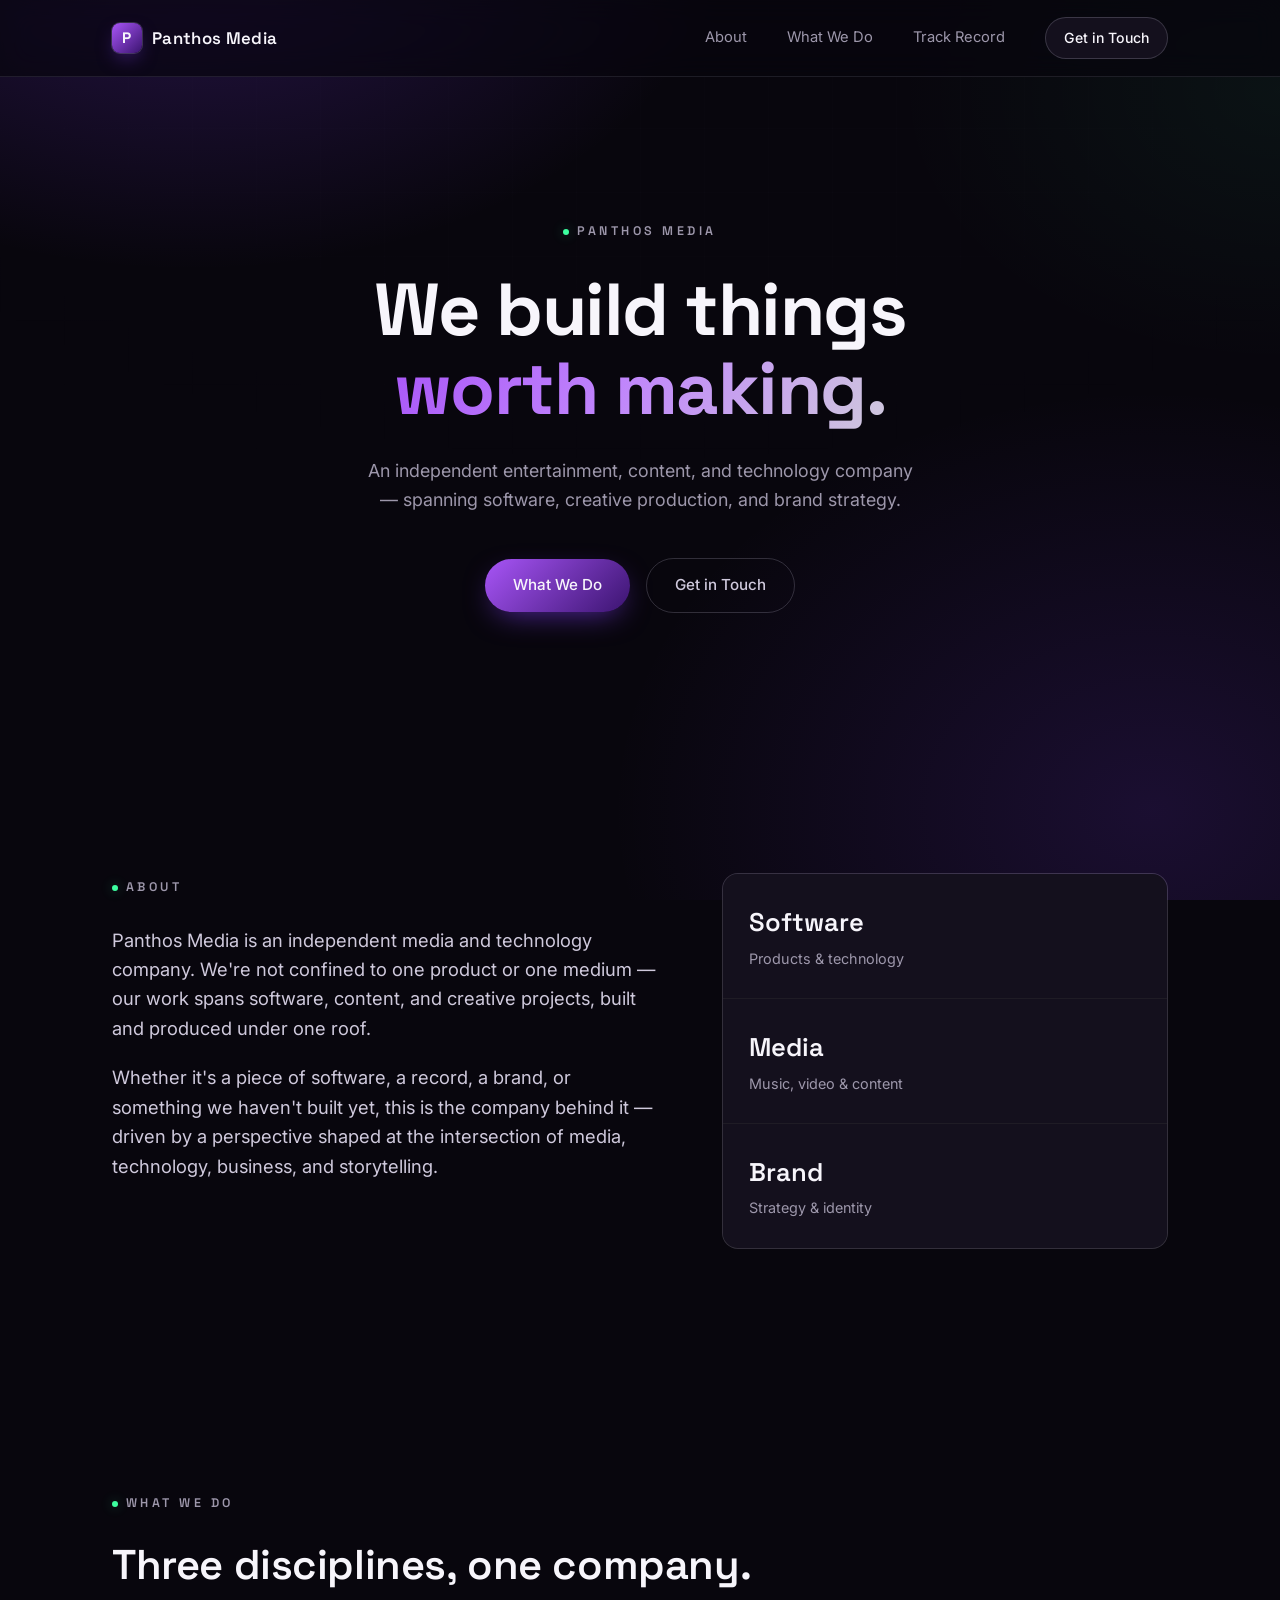
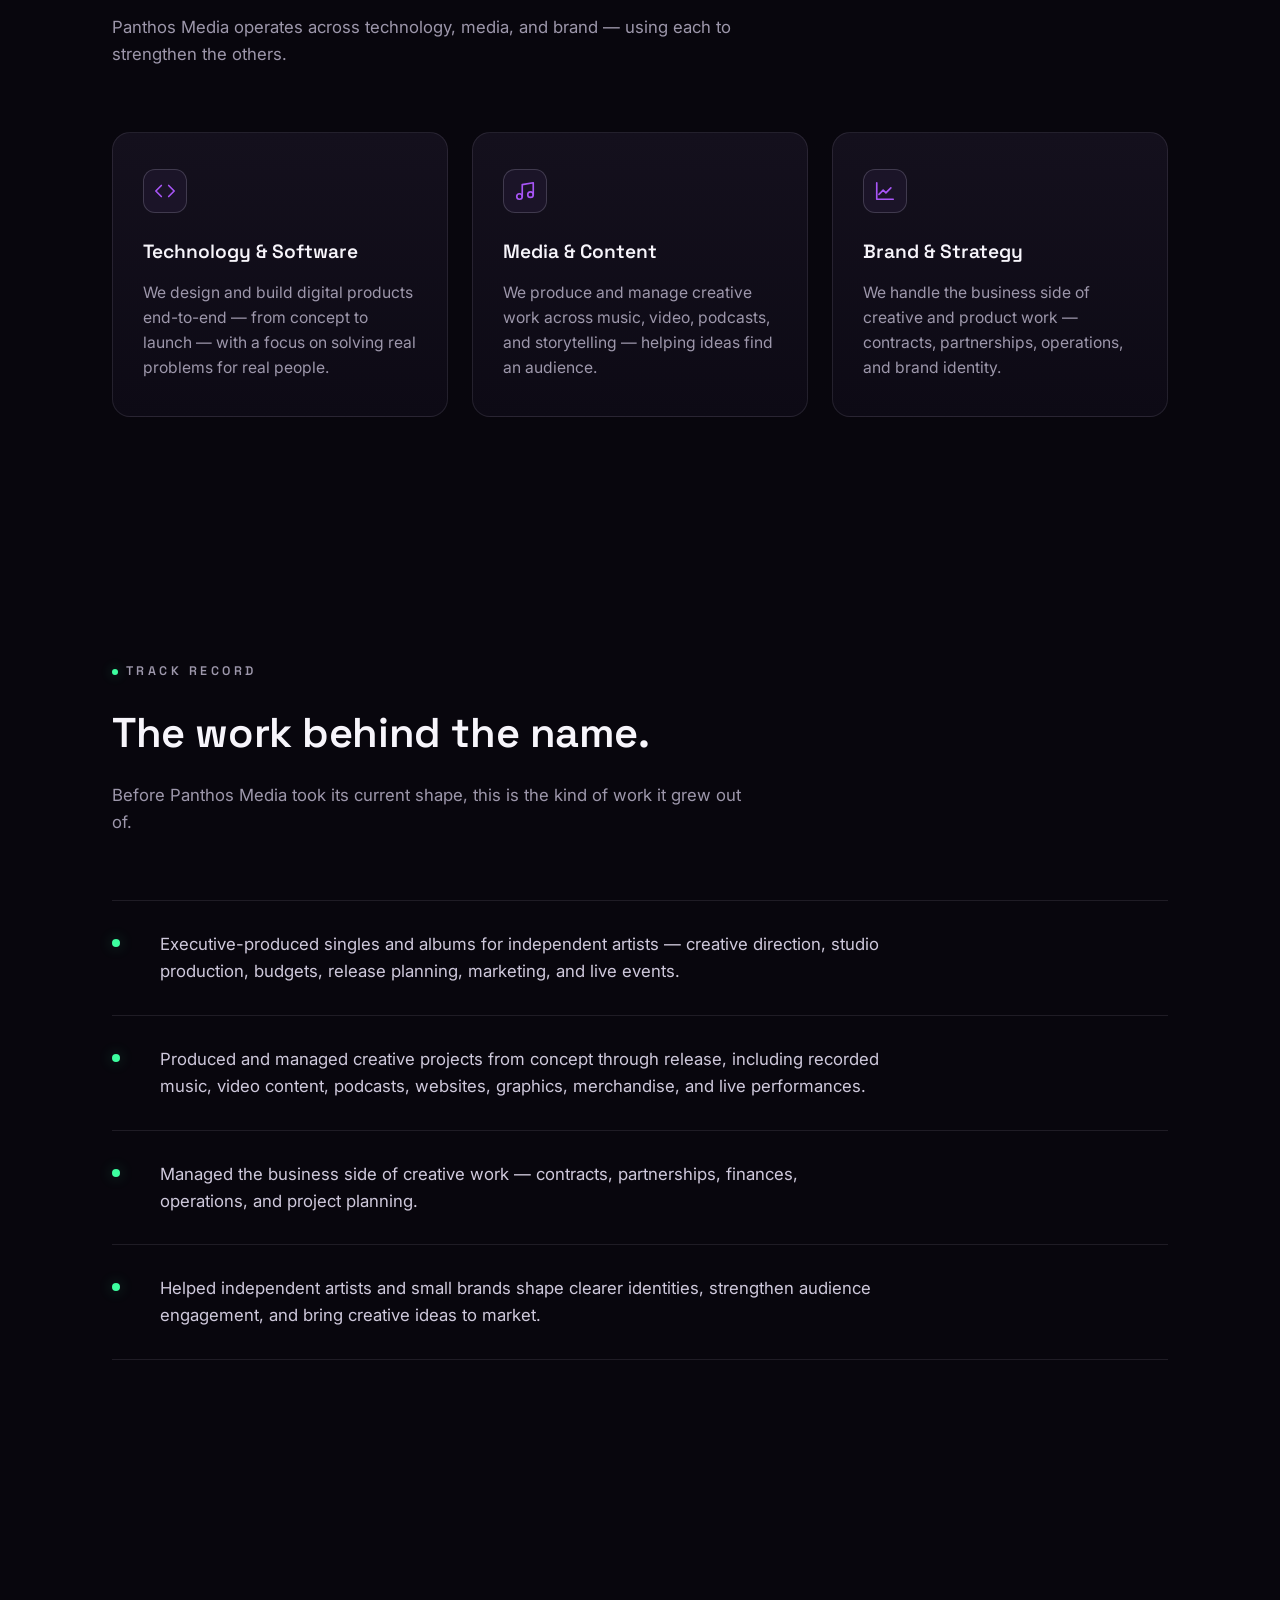
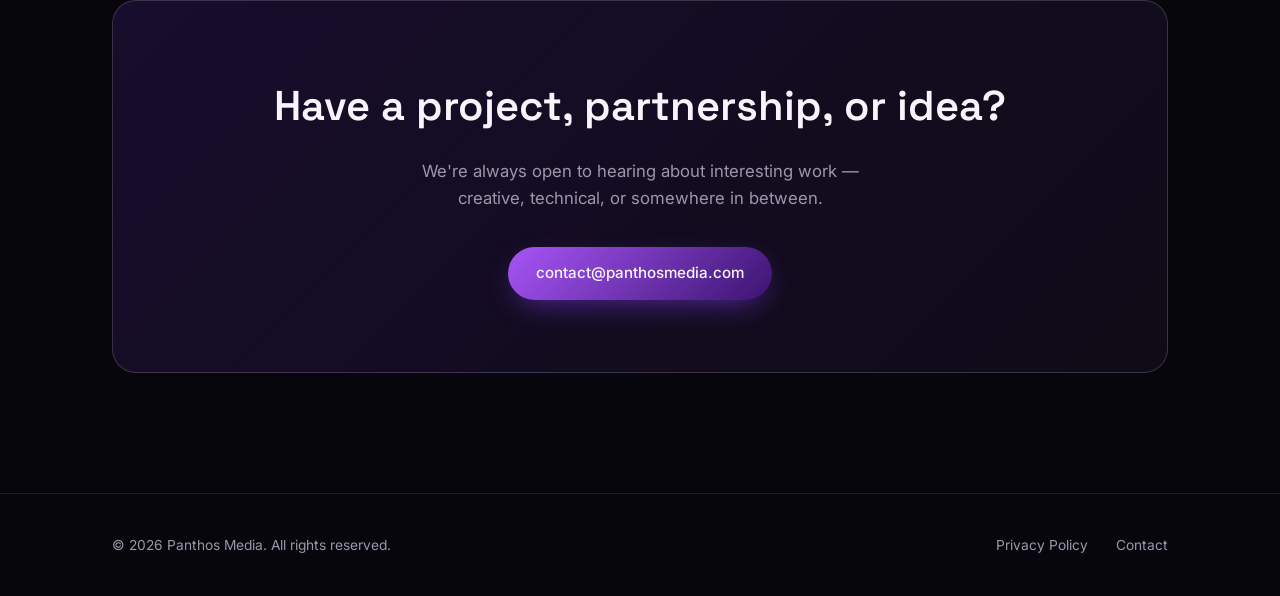
<file: index.html>
<!DOCTYPE html>
<html lang="en">
<head>
<meta charset="UTF-8">
<meta name="viewport" content="width=device-width, initial-scale=1.0">
<title>Panthos Media — Entertainment, Content &amp; Technology</title>
<meta name="description" content="Panthos Media is an independent entertainment, content, and technology company — spanning software, creative production, and brand strategy.">

<link rel="icon" href="data:image/svg+xml,%3Csvg xmlns='http://www.w3.org/2000/svg' viewBox='0 0 64 64'%3E%3Crect width='64' height='64' rx='16' fill='%237c3aed'/%3E%3Ctext x='32' y='42' font-family='Arial, sans-serif' font-size='30' font-weight='700' fill='white' text-anchor='middle'%3EP%3C/text%3E%3C/svg%3E">

<link rel="preconnect" href="https://fonts.googleapis.com">
<link rel="preconnect" href="https://fonts.gstatic.com" crossorigin>
<link href="https://fonts.googleapis.com/css2?family=Inter:wght@400;500;600&family=Space+Grotesk:wght@500;600;700&display=swap" rel="stylesheet">

<link rel="stylesheet" href="style.css">
</head>
<body>

<nav class="nav">
  <div class="container">
    <a href="#" class="brand">
      <span class="brand-mark">P</span>
      Panthos Media
    </a>
    <div class="nav-links" id="navLinks">
      <a href="#about">About</a>
      <a href="#work">What We Do</a>
      <a href="#track-record">Track Record</a>
      <a href="#contact" class="nav-cta">Get in Touch</a>
    </div>
    <button class="nav-toggle" id="navToggle" aria-label="Toggle menu">
      <span></span><span></span><span></span>
    </button>
  </div>
</nav>

<header class="hero">
  <div class="container">
    <div class="eyebrow">Panthos Media</div>
    <h1>We build things<br><span class="grad">worth making.</span></h1>
    <p class="lead">An independent entertainment, content, and technology company — spanning software, creative production, and brand strategy.</p>
    <div class="hero-ctas">
      <a href="#work" class="btn btn-primary">What We Do</a>
      <a href="#contact" class="btn btn-ghost">Get in Touch</a>
    </div>
  </div>
</header>

<section id="about">
  <div class="container about-grid">
    <div class="about-copy">
      <div class="eyebrow">About</div>
      <p>Panthos Media is an independent media and technology company. We're not confined to one product or one medium — our work spans software, content, and creative projects, built and produced under one roof.</p>
      <p>Whether it's a piece of software, a record, a brand, or something we haven't built yet, this is the company behind it — driven by a perspective shaped at the intersection of media, technology, business, and storytelling.</p>
    </div>
    <div class="about-stats">
      <div class="about-stat">
        <div class="num">Software</div>
        <div class="label">Products &amp; technology</div>
      </div>
      <div class="about-stat">
        <div class="num">Media</div>
        <div class="label">Music, video &amp; content</div>
      </div>
      <div class="about-stat">
        <div class="num">Brand</div>
        <div class="label">Strategy &amp; identity</div>
      </div>
    </div>
  </div>
</section>

<section id="work">
  <div class="container">
    <div class="section-head">
      <div class="eyebrow">What We Do</div>
      <h2>Three disciplines, one company.</h2>
      <p>Panthos Media operates across technology, media, and brand — using each to strengthen the others.</p>
    </div>
    <div class="cards">
      <div class="card">
        <div class="card-icon">
          <svg width="22" height="22" viewBox="0 0 24 24" fill="none" stroke="currentColor" stroke-width="1.8" stroke-linecap="round" stroke-linejoin="round"><polyline points="16 18 22 12 16 6"></polyline><polyline points="8 6 2 12 8 18"></polyline></svg>
        </div>
        <h3>Technology &amp; Software</h3>
        <p>We design and build digital products end-to-end — from concept to launch — with a focus on solving real problems for real people.</p>
      </div>
      <div class="card">
        <div class="card-icon">
          <svg width="22" height="22" viewBox="0 0 24 24" fill="none" stroke="currentColor" stroke-width="1.8" stroke-linecap="round" stroke-linejoin="round"><path d="M9 18V5l12-2v13"></path><circle cx="6" cy="18" r="3"></circle><circle cx="18" cy="16" r="3"></circle></svg>
        </div>
        <h3>Media &amp; Content</h3>
        <p>We produce and manage creative work across music, video, podcasts, and storytelling — helping ideas find an audience.</p>
      </div>
      <div class="card">
        <div class="card-icon">
          <svg width="22" height="22" viewBox="0 0 24 24" fill="none" stroke="currentColor" stroke-width="1.8" stroke-linecap="round" stroke-linejoin="round"><path d="M3 3v18h18"></path><path d="M18.4 8.6 13 14l-3-3-4.6 4.6"></path></svg>
        </div>
        <h3>Brand &amp; Strategy</h3>
        <p>We handle the business side of creative and product work — contracts, partnerships, operations, and brand identity.</p>
      </div>
    </div>
  </div>
</section>

<section id="track-record">
  <div class="container">
    <div class="section-head">
      <div class="eyebrow">Track Record</div>
      <h2>The work behind the name.</h2>
      <p>Before Panthos Media took its current shape, this is the kind of work it grew out of.</p>
    </div>
    <div class="track-list">
      <div class="track-item">
        <div class="dot"></div>
        <p>Executive-produced singles and albums for independent artists — creative direction, studio production, budgets, release planning, marketing, and live events.</p>
      </div>
      <div class="track-item">
        <div class="dot"></div>
        <p>Produced and managed creative projects from concept through release, including recorded music, video content, podcasts, websites, graphics, merchandise, and live performances.</p>
      </div>
      <div class="track-item">
        <div class="dot"></div>
        <p>Managed the business side of creative work — contracts, partnerships, finances, operations, and project planning.</p>
      </div>
      <div class="track-item">
        <div class="dot"></div>
        <p>Helped independent artists and small brands shape clearer identities, strengthen audience engagement, and bring creative ideas to market.</p>
      </div>
    </div>
  </div>
</section>

<section id="contact">
  <div class="container">
    <div class="contact-panel">
      <h2>Have a project, partnership, or idea?</h2>
      <p>We're always open to hearing about interesting work — creative, technical, or somewhere in between.</p>
      <a href="mailto:contact@panthosmedia.com" class="btn btn-primary">contact@panthosmedia.com</a>
    </div>
  </div>
</section>

<footer>
  <div class="container">
    <div>&copy; 2026 Panthos Media. All rights reserved.</div>
    <div class="footer-links">
      <a href="privacy.html">Privacy Policy</a>
      <a href="mailto:contact@panthosmedia.com">Contact</a>
    </div>
  </div>
</footer>

<script>
  const navToggle = document.getElementById('navToggle');
  const navLinks = document.getElementById('navLinks');
  navToggle.addEventListener('click', () => {
    navLinks.classList.toggle('open');
  });
  navLinks.querySelectorAll('a').forEach(link => {
    link.addEventListener('click', () => navLinks.classList.remove('open'));
  });
</script>

</body>
</html>
</file>
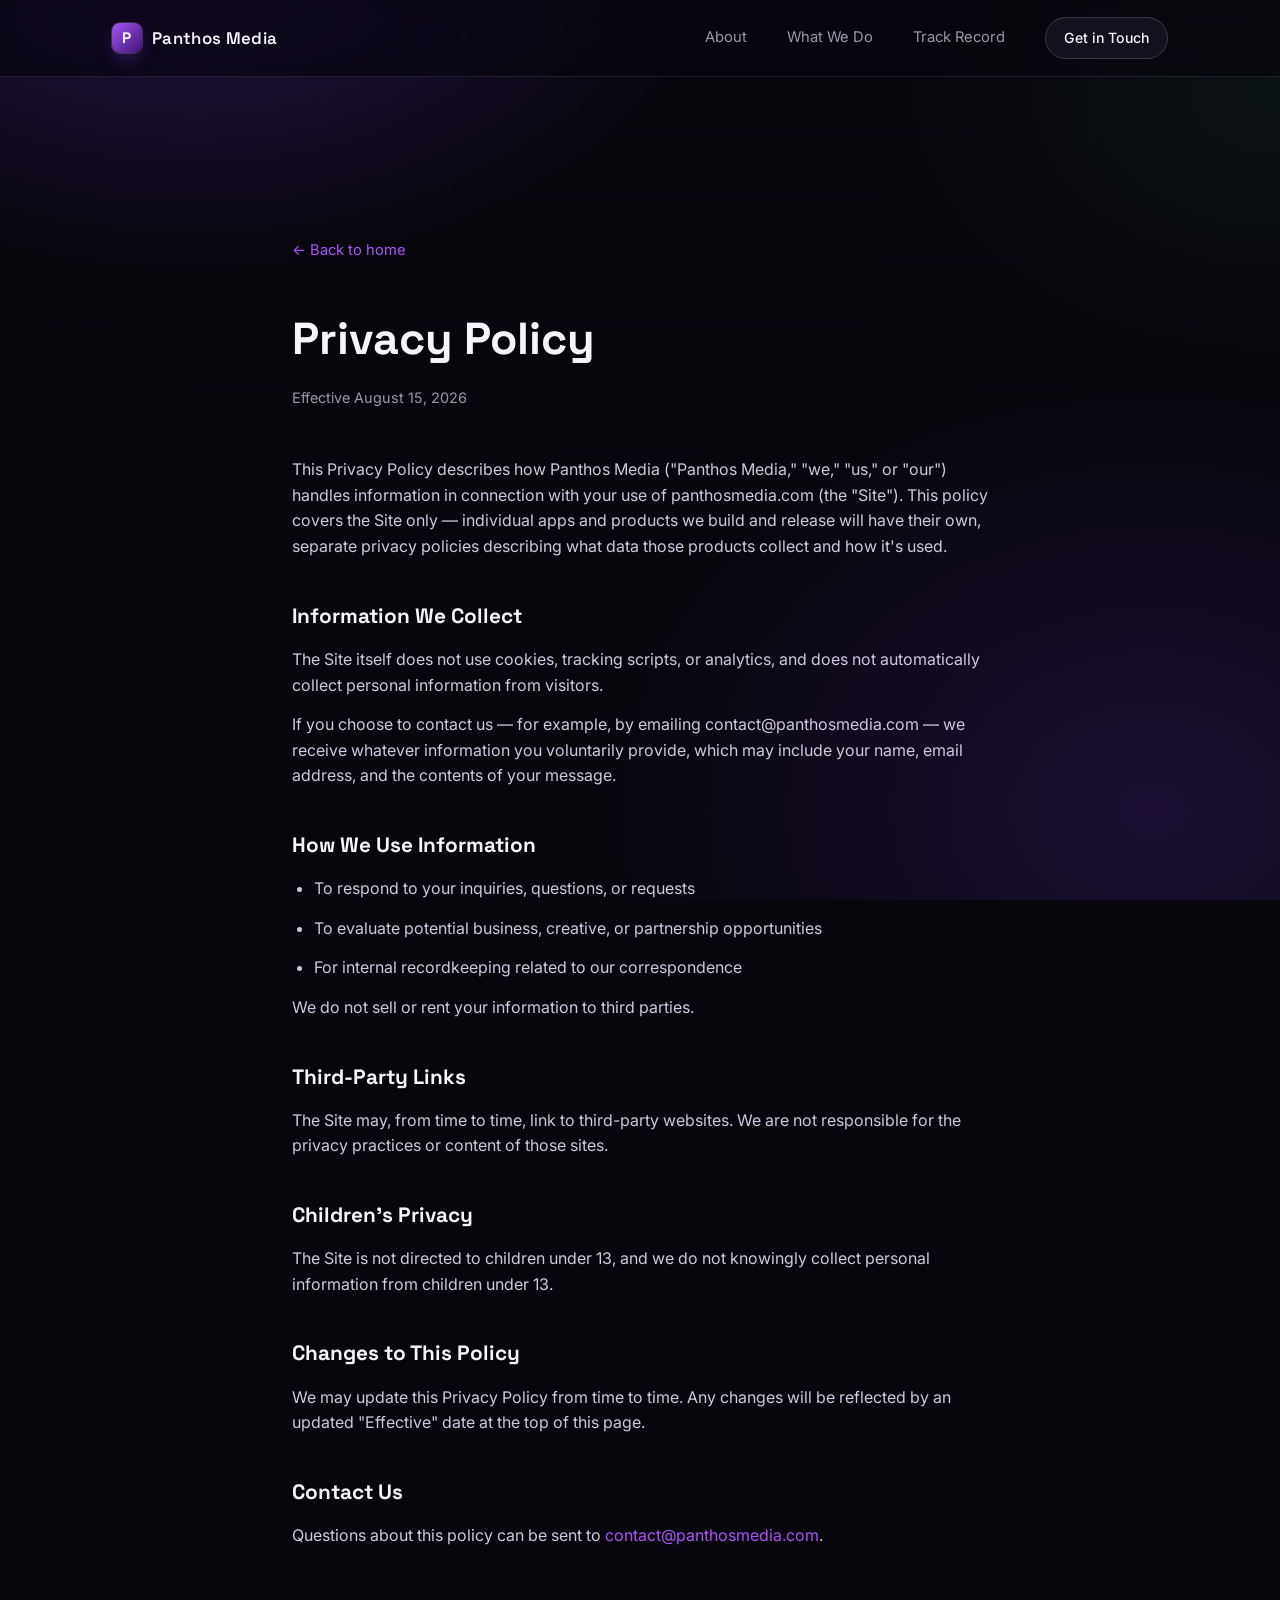
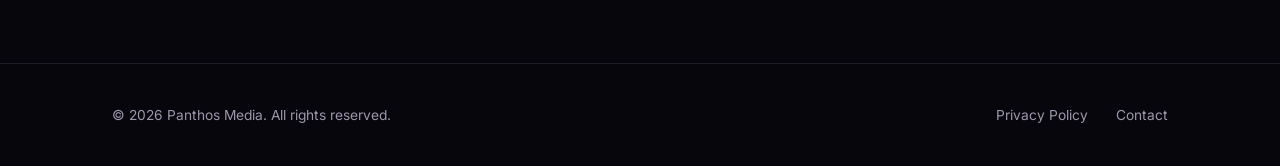
<file: privacy.html>
<!DOCTYPE html>
<html lang="en">
<head>
<meta charset="UTF-8">
<meta name="viewport" content="width=device-width, initial-scale=1.0">
<title>Privacy Policy — Panthos Media</title>
<meta name="description" content="Privacy Policy for panthosmedia.com">

<link rel="icon" href="data:image/svg+xml,%3Csvg xmlns='http://www.w3.org/2000/svg' viewBox='0 0 64 64'%3E%3Crect width='64' height='64' rx='16' fill='%237c3aed'/%3E%3Ctext x='32' y='42' font-family='Arial, sans-serif' font-size='30' font-weight='700' fill='white' text-anchor='middle'%3EP%3C/text%3E%3C/svg%3E">

<link rel="preconnect" href="https://fonts.googleapis.com">
<link rel="preconnect" href="https://fonts.gstatic.com" crossorigin>
<link href="https://fonts.googleapis.com/css2?family=Inter:wght@400;500;600&family=Space+Grotesk:wght@500;600;700&display=swap" rel="stylesheet">

<link rel="stylesheet" href="style.css">
</head>
<body>

<nav class="nav">
  <div class="container">
    <a href="index.html" class="brand">
      <span class="brand-mark">P</span>
      Panthos Media
    </a>
    <div class="nav-links" id="navLinks">
      <a href="index.html#about">About</a>
      <a href="index.html#work">What We Do</a>
      <a href="index.html#track-record">Track Record</a>
      <a href="index.html#contact" class="nav-cta">Get in Touch</a>
    </div>
    <button class="nav-toggle" id="navToggle" aria-label="Toggle menu">
      <span></span><span></span><span></span>
    </button>
  </div>
</nav>

<section class="legal">
  <div class="container">
    <a href="index.html" class="back">&larr; Back to home</a>
    <h1>Privacy Policy</h1>
    <div class="updated">Effective August 15, 2026</div>

    <p>This Privacy Policy describes how Panthos Media ("Panthos Media," "we," "us," or "our") handles information in connection with your use of panthosmedia.com (the "Site"). This policy covers the Site only — individual apps and products we build and release will have their own, separate privacy policies describing what data those products collect and how it's used.</p>

    <h2>Information We Collect</h2>
    <p>The Site itself does not use cookies, tracking scripts, or analytics, and does not automatically collect personal information from visitors.</p>
    <p>If you choose to contact us — for example, by emailing contact@panthosmedia.com — we receive whatever information you voluntarily provide, which may include your name, email address, and the contents of your message.</p>

    <h2>How We Use Information</h2>
    <ul>
      <li>To respond to your inquiries, questions, or requests</li>
      <li>To evaluate potential business, creative, or partnership opportunities</li>
      <li>For internal recordkeeping related to our correspondence</li>
    </ul>
    <p>We do not sell or rent your information to third parties.</p>

    <h2>Third-Party Links</h2>
    <p>The Site may, from time to time, link to third-party websites. We are not responsible for the privacy practices or content of those sites.</p>

    <h2>Children's Privacy</h2>
    <p>The Site is not directed to children under 13, and we do not knowingly collect personal information from children under 13.</p>

    <h2>Changes to This Policy</h2>
    <p>We may update this Privacy Policy from time to time. Any changes will be reflected by an updated "Effective" date at the top of this page.</p>

    <h2>Contact Us</h2>
    <p>Questions about this policy can be sent to <a href="mailto:contact@panthosmedia.com" style="color: var(--purple-bright);">contact@panthosmedia.com</a>.</p>
  </div>
</section>

<footer>
  <div class="container">
    <div>&copy; 2026 Panthos Media. All rights reserved.</div>
    <div class="footer-links">
      <a href="privacy.html">Privacy Policy</a>
      <a href="mailto:contact@panthosmedia.com">Contact</a>
    </div>
  </div>
</footer>

<script>
  const navToggle = document.getElementById('navToggle');
  const navLinks = document.getElementById('navLinks');
  navToggle.addEventListener('click', () => {
    navLinks.classList.toggle('open');
  });
</script>

</body>
</html>
</file>
<file: style.css>
/* ============================================
   Panthos Media — Design System
   ============================================ */

:root {
  --bg: #08060d;
  --bg-alt: #0d0a15;
  --surface: #14101d;
  --surface-2: #1b1428;
  --border: rgba(196, 189, 214, 0.12);
  --border-bright: rgba(196, 189, 214, 0.22);

  --purple-deep: #3b1470;
  --purple: #7c3aed;
  --purple-bright: #a855f7;

  --silver: #9d97ab;
  --silver-bright: #cfc9dc;
  --white: #f7f5fb;

  --green: #3dffa0;
  --green-dim: rgba(61, 255, 160, 0.14);

  --font-display: 'Space Grotesk', 'Inter', -apple-system, BlinkMacSystemFont, sans-serif;
  --font-body: 'Inter', -apple-system, BlinkMacSystemFont, 'Segoe UI', sans-serif;

  --max-width: 1120px;
}

* {
  margin: 0;
  padding: 0;
  box-sizing: border-box;
}

html {
  scroll-behavior: smooth;
}

body {
  background: var(--bg);
  color: var(--silver-bright);
  font-family: var(--font-body);
  line-height: 1.6;
  -webkit-font-smoothing: antialiased;
  overflow-x: hidden;
}

a {
  color: inherit;
  text-decoration: none;
}

img, svg {
  display: block;
  max-width: 100%;
}

.container {
  max-width: var(--max-width);
  margin: 0 auto;
  padding: 0 32px;
}

section {
  position: relative;
  padding: 120px 0;
}

@media (max-width: 720px) {
  section { padding: 88px 0; }
  .container { padding: 0 24px; }
}

/* ============ Background texture ============ */

body::before {
  content: "";
  position: fixed;
  inset: 0;
  z-index: -2;
  background:
    radial-gradient(ellipse 900px 600px at 15% -10%, rgba(124, 58, 237, 0.28), transparent 60%),
    radial-gradient(ellipse 700px 500px at 100% 10%, rgba(61, 255, 160, 0.05), transparent 55%),
    radial-gradient(ellipse 900px 700px at 90% 90%, rgba(124, 58, 237, 0.16), transparent 60%),
    var(--bg);
}

body::after {
  content: "";
  position: fixed;
  inset: 0;
  z-index: -1;
  pointer-events: none;
  opacity: 0.35;
  background-image:
    linear-gradient(rgba(196, 189, 214, 0.04) 1px, transparent 1px),
    linear-gradient(90deg, rgba(196, 189, 214, 0.04) 1px, transparent 1px);
  background-size: 64px 64px;
  mask-image: radial-gradient(ellipse 80% 60% at 50% 0%, black 40%, transparent 100%);
}

/* ============ Nav ============ */

.nav {
  position: sticky;
  top: 0;
  z-index: 100;
  backdrop-filter: blur(14px) saturate(140%);
  -webkit-backdrop-filter: blur(14px) saturate(140%);
  background: rgba(8, 6, 13, 0.72);
  border-bottom: 1px solid var(--border);
}

.nav .container {
  display: flex;
  align-items: center;
  justify-content: space-between;
  height: 76px;
}

.brand {
  display: flex;
  align-items: center;
  gap: 10px;
  font-family: var(--font-display);
  font-weight: 600;
  font-size: 1.05rem;
  letter-spacing: 0.02em;
  color: var(--white);
}

.brand-mark {
  width: 30px;
  height: 30px;
  border-radius: 8px;
  background: linear-gradient(135deg, var(--purple-bright), var(--purple-deep));
  display: flex;
  align-items: center;
  justify-content: center;
  font-family: var(--font-display);
  font-weight: 700;
  font-size: 0.95rem;
  color: var(--white);
  box-shadow: 0 0 0 1px var(--border-bright), 0 8px 20px -6px rgba(124, 58, 237, 0.6);
}

.nav-links {
  display: flex;
  align-items: center;
  gap: 40px;
  font-size: 0.92rem;
  color: var(--silver);
}

.nav-links a {
  transition: color 0.2s ease;
  position: relative;
}

.nav-links a:hover {
  color: var(--white);
}

.nav-cta {
  display: inline-flex;
  align-items: center;
  gap: 8px;
  padding: 9px 18px;
  border-radius: 999px;
  border: 1px solid var(--border-bright);
  background: var(--surface);
  color: var(--white) !important;
  font-size: 0.88rem;
  font-weight: 500;
  transition: border-color 0.2s ease, background 0.2s ease;
}

.nav-cta:hover {
  border-color: var(--green);
  background: var(--surface-2);
}

.nav-toggle {
  display: none;
  flex-direction: column;
  gap: 5px;
  background: none;
  border: none;
  cursor: pointer;
  padding: 8px;
}

.nav-toggle span {
  width: 22px;
  height: 2px;
  background: var(--silver-bright);
  border-radius: 2px;
}

@media (max-width: 780px) {
  .nav-links { display: none; }
  .nav-toggle { display: flex; }

  .nav-links.open {
    display: flex;
    position: absolute;
    top: 76px;
    left: 0;
    right: 0;
    flex-direction: column;
    align-items: flex-start;
    gap: 0;
    background: rgba(10, 8, 16, 0.98);
    border-bottom: 1px solid var(--border);
    padding: 8px 24px 24px;
  }

  .nav-links.open a { padding: 14px 0; width: 100%; border-bottom: 1px solid var(--border); }
  .nav-links.open .nav-cta { border: none; padding: 14px 0; }
}

/* ============ Hero ============ */

.hero {
  padding-top: 140px;
  padding-bottom: 140px;
  text-align: center;
}

.eyebrow {
  display: inline-flex;
  align-items: center;
  gap: 8px;
  font-family: var(--font-display);
  font-size: 0.78rem;
  font-weight: 600;
  letter-spacing: 0.28em;
  text-transform: uppercase;
  color: var(--silver);
  margin-bottom: 28px;
}

.eyebrow::before {
  content: "";
  width: 6px;
  height: 6px;
  border-radius: 50%;
  background: var(--green);
  box-shadow: 0 0 12px 2px var(--green-dim);
}

.hero h1 {
  font-family: var(--font-display);
  font-weight: 700;
  font-size: clamp(2.6rem, 6vw, 4.6rem);
  line-height: 1.08;
  letter-spacing: -0.02em;
  color: var(--white);
  max-width: 820px;
  margin: 0 auto 28px;
}

.hero h1 .grad {
  background: linear-gradient(120deg, var(--purple-bright), #c084fc 45%, var(--silver-bright));
  -webkit-background-clip: text;
  background-clip: text;
  color: transparent;
}

.hero p.lead {
  max-width: 560px;
  margin: 0 auto 44px;
  font-size: 1.12rem;
  color: var(--silver);
}

.hero-ctas {
  display: flex;
  align-items: center;
  justify-content: center;
  gap: 16px;
  flex-wrap: wrap;
}

.btn {
  display: inline-flex;
  align-items: center;
  gap: 8px;
  padding: 14px 28px;
  border-radius: 999px;
  font-size: 0.95rem;
  font-weight: 500;
  transition: transform 0.2s ease, box-shadow 0.2s ease, border-color 0.2s ease, background 0.2s ease;
}

.btn-primary {
  background: linear-gradient(135deg, var(--purple-bright), var(--purple-deep));
  color: var(--white);
  box-shadow: 0 10px 30px -10px rgba(124, 58, 237, 0.7);
}

.btn-primary:hover {
  transform: translateY(-2px);
  box-shadow: 0 14px 34px -8px rgba(124, 58, 237, 0.85);
}

.btn-ghost {
  border: 1px solid var(--border-bright);
  color: var(--silver-bright);
  background: transparent;
}

.btn-ghost:hover {
  border-color: var(--green);
  color: var(--white);
}

/* ============ Section headings ============ */

.section-head {
  max-width: 640px;
  margin-bottom: 64px;
}

.section-head .eyebrow { margin-bottom: 18px; }

.section-head h2 {
  font-family: var(--font-display);
  font-weight: 600;
  font-size: clamp(1.8rem, 3.4vw, 2.6rem);
  color: var(--white);
  letter-spacing: -0.01em;
  margin-bottom: 16px;
}

.section-head p {
  color: var(--silver);
  font-size: 1.05rem;
}

/* ============ About ============ */

.about-grid {
  display: grid;
  grid-template-columns: 1.1fr 0.9fr;
  gap: 64px;
  align-items: start;
}

.about-copy p {
  font-size: 1.15rem;
  color: var(--silver-bright);
  margin-bottom: 20px;
}

.about-copy p:last-child { margin-bottom: 0; }

.about-stats {
  display: grid;
  gap: 1px;
  background: var(--border);
  border: 1px solid var(--border);
  border-radius: 16px;
  overflow: hidden;
}

.about-stat {
  background: var(--surface);
  padding: 28px 26px;
}

.about-stat .num {
  font-family: var(--font-display);
  font-size: 1.6rem;
  font-weight: 600;
  color: var(--white);
  margin-bottom: 4px;
}

.about-stat .label {
  font-size: 0.9rem;
  color: var(--silver);
}

@media (max-width: 860px) {
  .about-grid { grid-template-columns: 1fr; gap: 40px; }
}

/* ============ What We Do — cards ============ */

.cards {
  display: grid;
  grid-template-columns: repeat(3, 1fr);
  gap: 24px;
}

@media (max-width: 940px) {
  .cards { grid-template-columns: 1fr; }
}

.card {
  background: linear-gradient(180deg, var(--surface), var(--bg-alt));
  border: 1px solid var(--border);
  border-radius: 18px;
  padding: 36px 30px;
  transition: border-color 0.25s ease, transform 0.25s ease;
}

.card:hover {
  border-color: var(--border-bright);
  transform: translateY(-4px);
}

.card-icon {
  width: 44px;
  height: 44px;
  border-radius: 12px;
  display: flex;
  align-items: center;
  justify-content: center;
  background: var(--surface-2);
  border: 1px solid var(--border-bright);
  margin-bottom: 24px;
  color: var(--purple-bright);
}

.card h3 {
  font-family: var(--font-display);
  font-size: 1.2rem;
  font-weight: 600;
  color: var(--white);
  margin-bottom: 12px;
}

.card p {
  color: var(--silver);
  font-size: 0.98rem;
}

/* ============ Track record ============ */

.track-list {
  border-top: 1px solid var(--border);
}

.track-item {
  display: grid;
  grid-template-columns: 28px 1fr;
  gap: 20px;
  padding: 30px 0;
  border-bottom: 1px solid var(--border);
}

.track-item .dot {
  width: 8px;
  height: 8px;
  margin-top: 8px;
  border-radius: 50%;
  background: var(--green);
  box-shadow: 0 0 14px 2px var(--green-dim);
}

.track-item p {
  font-size: 1.05rem;
  color: var(--silver-bright);
  max-width: 720px;
}

/* ============ Contact ============ */

.contact-panel {
  background: linear-gradient(135deg, rgba(124, 58, 237, 0.14), rgba(20, 16, 29, 0.6));
  border: 1px solid var(--border-bright);
  border-radius: 24px;
  padding: 72px 48px;
  text-align: center;
}

.contact-panel h2 {
  font-family: var(--font-display);
  font-weight: 600;
  font-size: clamp(1.8rem, 3.6vw, 2.6rem);
  color: var(--white);
  margin-bottom: 18px;
}

.contact-panel p {
  color: var(--silver);
  font-size: 1.05rem;
  max-width: 480px;
  margin: 0 auto 36px;
}

@media (max-width: 620px) {
  .contact-panel { padding: 48px 24px; }
}

/* ============ Footer ============ */

footer {
  border-top: 1px solid var(--border);
  padding: 40px 0;
}

footer .container {
  display: flex;
  align-items: center;
  justify-content: space-between;
  flex-wrap: wrap;
  gap: 16px;
  font-size: 0.86rem;
  color: var(--silver);
}

footer a:hover {
  color: var(--white);
}

.footer-links {
  display: flex;
  gap: 28px;
}

/* ============ Privacy page ============ */

.legal {
  padding: 160px 0 100px;
}

.legal .container {
  max-width: 760px;
}

.legal h1 {
  font-family: var(--font-display);
  font-size: clamp(2rem, 4vw, 2.8rem);
  color: var(--white);
  margin-bottom: 12px;
}

.legal .updated {
  color: var(--silver);
  font-size: 0.9rem;
  margin-bottom: 48px;
}

.legal h2 {
  font-family: var(--font-display);
  font-size: 1.3rem;
  color: var(--white);
  margin: 40px 0 14px;
}

.legal p, .legal li {
  color: var(--silver-bright);
  font-size: 1rem;
  margin-bottom: 14px;
}

.legal ul {
  padding-left: 22px;
  margin-bottom: 14px;
}

.legal a.back {
  display: inline-flex;
  align-items: center;
  gap: 6px;
  color: var(--purple-bright);
  font-size: 0.92rem;
  margin-bottom: 40px;
}
</file>
